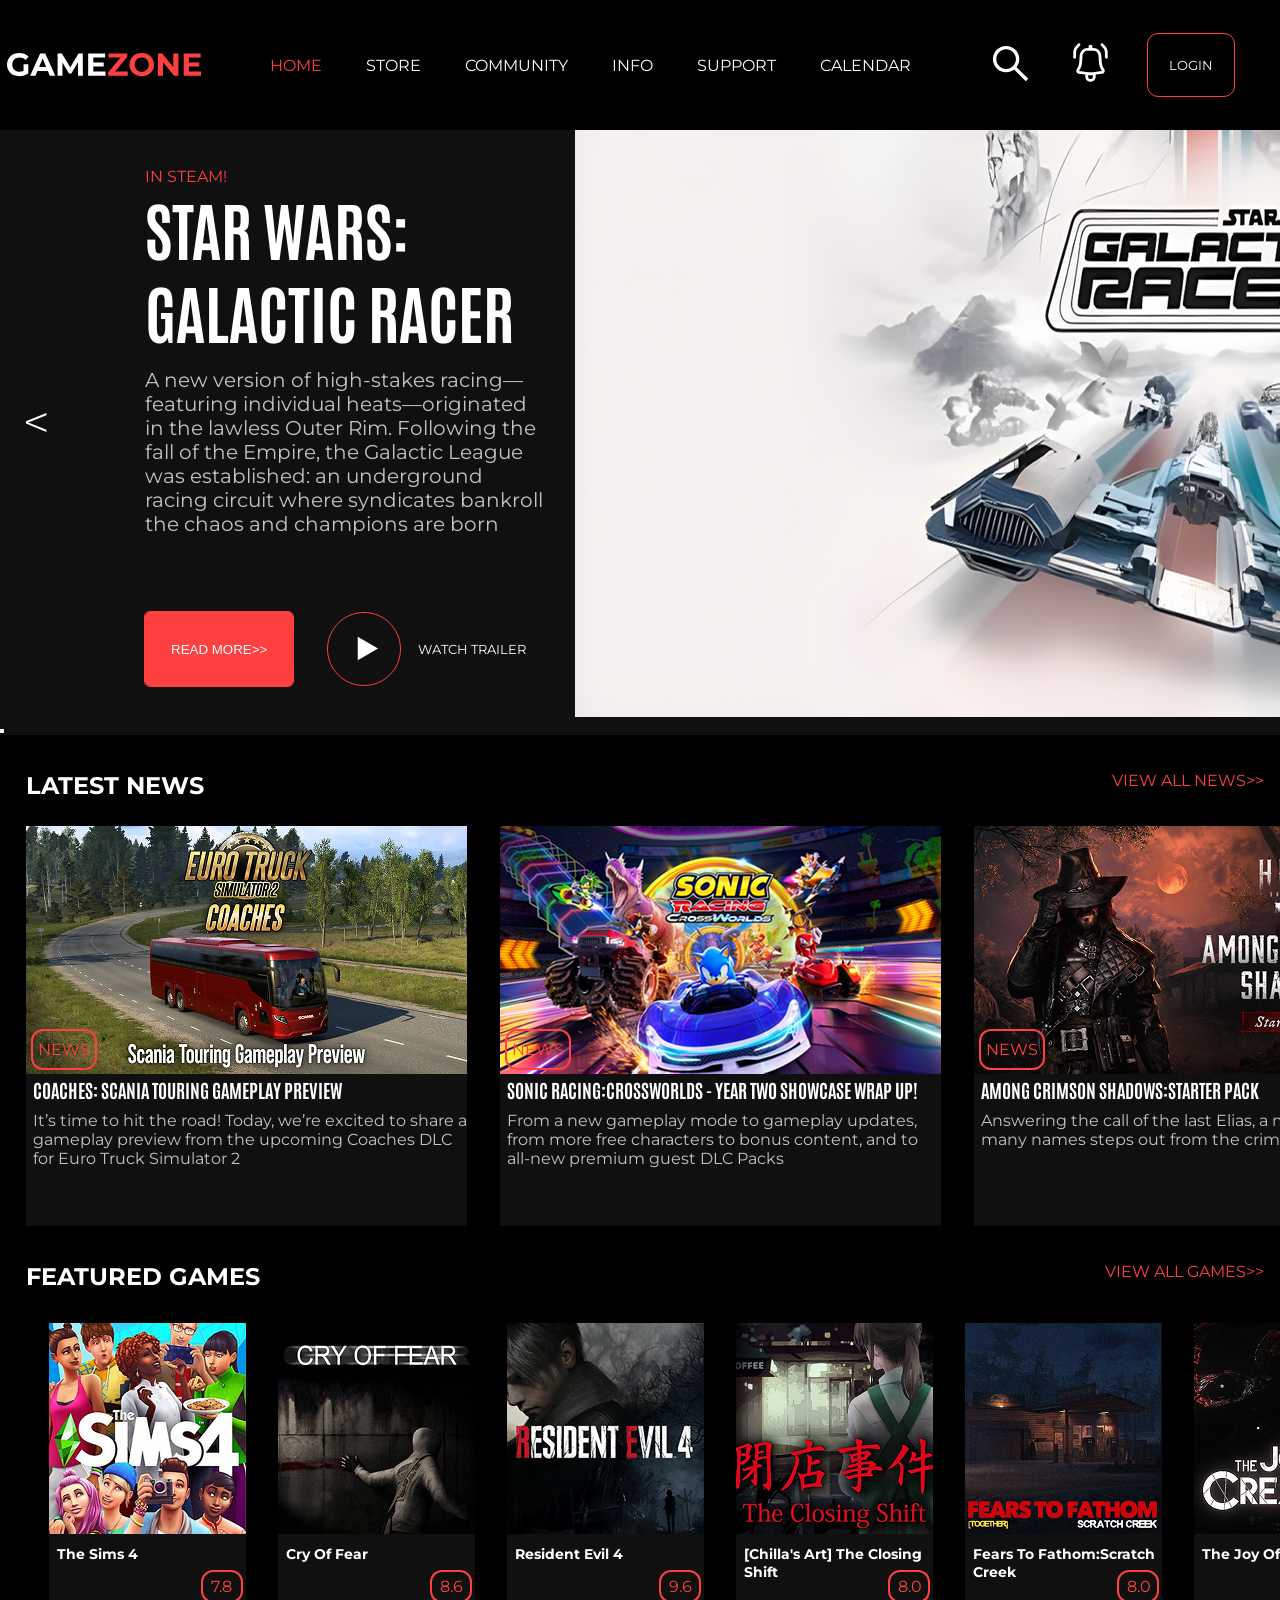
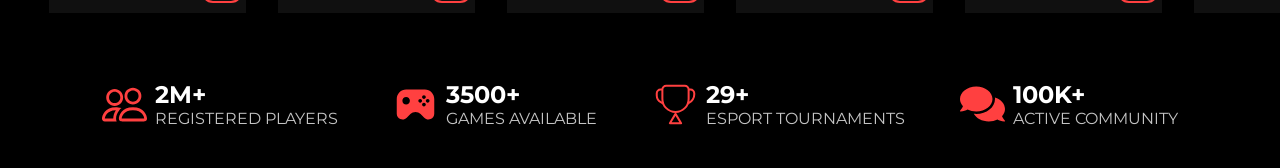
<file: index.html>
<!doctype html>
<html lang="en">
  <head>
    <meta charset="UTF-8" />
    <meta name="viewport" content="width=device-width, initial-scale=1.0" />
    <title>Document</title>
    <link rel="preconnect" href="https://fonts.googleapis.com">
<link rel="preconnect" href="https://fonts.gstatic.com" crossorigin>
<link href="https://fonts.googleapis.com/css2?family=Montserrat:ital,wght@0,100..900;1,100..900&display=swap" rel="stylesheet">
<link rel="preconnect" href="https://fonts.googleapis.com">
<link rel="preconnect" href="https://fonts.gstatic.com" crossorigin>
<link href="https://fonts.googleapis.com/css2?family=Antonio:wght@100..700&display=swap" rel="stylesheet">
    <link rel="stylesheet" href="style.css" />
  </head>

  <body>
    <header>
   <div class="header_containers">
       <img src="GAMEZONE.svg" alt="" />

      <ul class="navigation">
        <li><a class="unselected selected" href="">HOME</a></li>
        <li><a class="unselected" href="">STORE</a></li>
        <li><a class="unselected" href="">COMMUNITY</a></li>
        <li><a class="unselected" href="">INFO</a></li>
        <li><a class="unselected" href="">SUPPORT</a></li>
        <li><a class="unselected" href="">CALENDAR</a></li>
      </ul>
      <div class="btns">
        <button class="nav"><img src="search.svg" alt="" /></button>
        <button class="nav">
        <img src="notification.svg" alt="" />
      </button>
      <button class="login">LOGIN</button>
      </div>
   </div>
    </header>
    <main>
      <section class="ab">
        <div class="section2">
           <button class="arrow"><img src="strelka.svg" alt=""></button>
          <div class="heroTextInfo">
            <span class="red">IN STEAM!</span>
            <h1 class="title">STAR WARS: GALACTIC RACER</h1>
            <p class="maintext">
              A new version of high-stakes racing—featuring individual
              heats—originated in the lawless Outer Rim. Following the fall of
              the Empire, the Galactic League was established: an underground
              racing circuit where syndicates bankroll the chaos and champions
              are born
            </p>
            <div class="btns2">
            <button class="btn1">READ MORE>></button>
            <button class="btn2"><img src="button.svg" alt="" />WATCH TRAILER</button></div>
          </div>
          <img src="galactic racer.jpg" alt="" />
        </div>

        <button></button>
      </section>

      <section>
        <div class="part1">
          <h2 class="a">LATEST NEWS</h2>
          <a class="b" href="">VIEW ALL NEWS>></a>
        </div>
        <ul class="news">
          <li class="abc">
            <div class="new"><img src="eurotruck.jpg" alt="" /><span class="redsign">NEWS </span>
             <div class="eurotruck">
            <h3 class="t1">COACHES: SCANIA TOURING GAMEPLAY PREVIEW</h3>
            <p class="t2">
              It’s time to hit the road! Today, we’re excited to share a
              gameplay preview from the upcoming Coaches DLC for Euro Truck
              Simulator 2
            </p>
            </div>
          </div>
          </li>
          <li class="abc">
            <div class="new"><img src="sonic.jpg" alt="" /><span class=" redsign">NEWS</span>
            <div>
              <h3 class="t3">SONIC RACING:CROSSWORLDS - YEAR TWO SHOWCASE WRAP UP!</h3>
            <p class="t4">
              From a new gameplay mode to gameplay updates, from more free
              characters to bonus content, and to all-new premium guest DLC
              Packs
            </p>
            </div>
        </div>
          
          </li>
          <li class="abc">
            <div class="new"><img src="hunt.jpg" alt="" /><span class="redsign">NEWS</span>
            <div>
              <h3 class="t5">AMONG CRIMSON SHADOWS:STARTER PACK</h3>
            <p class="t6">
              Answering the call of the last Elias, a man known by many names
              steps out from the crimson shadows
            </p>
            </div>
          </div>
            
          
          </li>
        </ul>
      </section>

      <section>
        <div class="part2">
          <h2 class="a2">FEATURED GAMES</h2>
          <a class= "b2" href="">VIEW ALL GAMES>></a>
        </div>
        <ul class="games">
          <li>
            <div class="game">
              <a href="https://store.steampowered.com/app/1222670/The_Sims_4/">
                <img  src="The Sims4.png" alt="" />
              </a>
              
            <h4 class="name">The Sims 4</h4>
            <span class="rating">7.8</span>
            </div>
            
          </li>
          <li>
            <div class="game">
              <a href="https://store.steampowered.com/app/223710/Cry_of_Fear/?l=ukrainian">
                <img   src="Cry Of Fear.png" alt="" />
              </a>
            
            <h4 class="name">Cry Of Fear</h4>
            <span class="rating">8.6</span>
            </div>
            
          </li>
          <li>
            <div class="game">
              <a href="https://store.steampowered.com/app/2050650/Resident_Evil_4/?l=ukrainian">
                <img  src="ResidentEvil4.png" alt="" />
              </a>
              
            <h4 class="name">Resident Evil 4</h4>
            <span class="rating">9.6</span>
            </div>
            
          </li>

          <li>
            <div class="game">
              <a href="https://store.steampowered.com/app/1843090/Chillas_Art_The_Closing_Shift_%E9%96%89%E5%BA%97%E4%BA%8B%E4%BB%B6/">
                 <img src="CA.png" alt="" />
              </a>
             
            <h4 class="name">[Chilla's Art] The Closing Shift</h4>
            <span class="rating">8.0</span>
            </div>
            
          </li>

          <li>
            <div class="game">
              <a href="https://store.steampowered.com/app/4121170/Fears_to_Fathom_Scratch_Creek/?l=ukrainian">
                <img src="FearsToFathom.png" alt="" />
              </a>
              
            <h4 class="name">Fears To Fathom:Scratch Creek</h4>
            <span class="rating">8.0</span>
            </div>
            
          </li>

          <li>
            <div class="game">
              <a href="https://store.steampowered.com/app/2948730/THE_JOY_OF_CREATION/?l=ukrainian">
                <img src="TheJoyOfCration.png" alt="" />
              </a>
              
            <h4 class="name">The Joy Of Creation</h4>
            <span class="rating">9.0</span>
            </div>
            
          </li>
        </ul>
      </section>
    </main>



    <footer>
      <ul class="details">
        <li class="det">
          <img src="people.svg" alt="" />
          <div class="idk"><h5 class="maintxt">2M+</h5>
          <p class="txt">REGISTERED PLAYERS</p></div>
        </li>
        <li class="det">
          <img src="joystick.svg" alt="" />
          <div class="idk"><h5 class="maintxt">3500+</h5>
          <p class="txt">GAMES AVAILABLE</p></div>
        </li>
        <li class="det">
          <img src="trophy.svg" alt="" />
          <div class="idk"><h5 class="maintxt">29+</h5>
          <p class="txt">ESPORT TOURNAMENTS</p></div>
          
        </li>
        <li class="det">
          <img src="comments.svg" alt="" />
          <div class="idk"> <h5 class="maintxt">100K+</h5>
          <p class="txt">ACTIVE COMMUNITY</p></div>
         
        </li>
      </ul>
    </footer>
  </body>
</html>
</file>
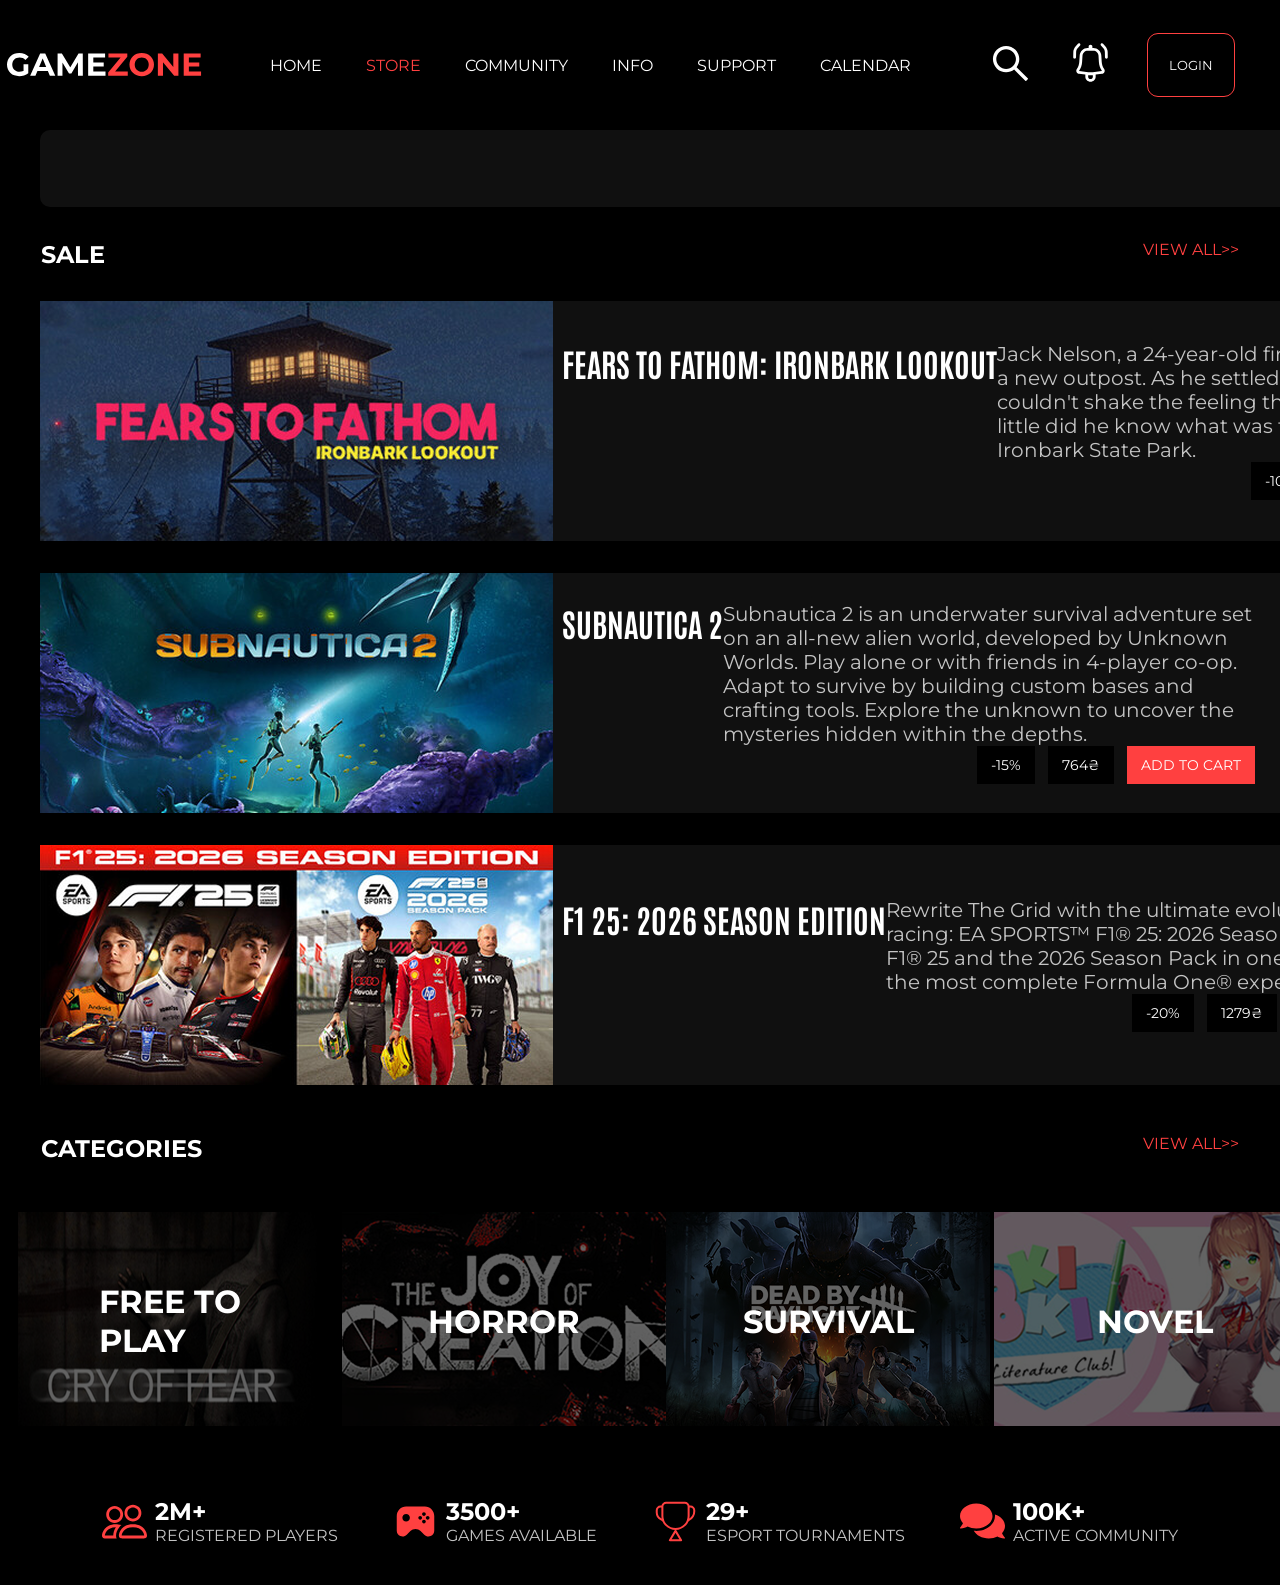
<file: store.html>
<!doctype html>
<html lang="en">
  <head>
    <meta charset="UTF-8" />
    <meta name="viewport" content="width=device-width, initial-scale=1.0" />
    <title>Document</title>
    <link rel="stylesheet" href="store.css" />
    <link rel="preconnect" href="https://fonts.googleapis.com" />
    <link rel="preconnect" href="https://fonts.gstatic.com" crossorigin />
    <link
      href="https://fonts.googleapis.com/css2?family=Montserrat:ital,wght@0,100..900;1,100..900&display=swap"
      rel="stylesheet"
    />
    <link rel="preconnect" href="https://fonts.googleapis.com" />
    <link rel="preconnect" href="https://fonts.gstatic.com" crossorigin />
    <link
      href="https://fonts.googleapis.com/css2?family=Antonio:wght@100..700&display=swap"
      rel="stylesheet"
    />
  </head>
  <body>
    <header>
      <div class="header_containers">
        <img src="GAMEZONE.svg" alt="" />

        <ul class="navigation">
          <li><a class="unselected" href="">HOME</a></li>
          <li><a class="unselected selected" href="">STORE</a></li>
          <li><a class="unselected" href="">COMMUNITY</a></li>
          <li><a class="unselected" href="">INFO</a></li>
          <li><a class="unselected" href="">SUPPORT</a></li>
          <li><a class="unselected" href="">CALENDAR</a></li>
        </ul>
        <div class="btns">
          <button class="nav"><img src="search.svg" alt="" /></button>
          <button class="nav">
            <img src="notification.svg" alt="" />
          </button>
          <button class="login">LOGIN</button>
        </div>
      </div>
    </header>
    <main>
      <section>
        <input class="searchbar" type="search" name="" id="" />
      </section>
      <section>
        <div class="sale">
          <h2 class="gamesale">SALE</h2>
          <a class="showall" href="">VIEW ALL>></a>
        </div>
        <ul class="gamesonsale">
          <li>
            <div class="gameonsale">
              <img src="ftf.png" alt="" />
              <div class="salegoal">
                <div class="text3">
                  <h3 class="text1">FEARS TO FATHOM: IRONBARK LOOKOUT</h3>
                  <p class="text2">
                    Jack Nelson, a 24-year-old fire lookout, transferred to a
                    new outpost. As he settled into his new home, he couldn't
                    shake the feeling that something was off, little did he know
                    what was transpiring down in Ironbark State Park.
                  </p>
                </div>
                <div class="details3">
                  <span class="salepercent">-10%</span
                  ><span class="finalprice">202₴</span>
                  <button class="cartbutton">ADD TO CART</button>
                </div>
              </div>
            </div>
          </li>
          <li>
            <div class="gameonsale">
              <img src="subnautica2.png" alt="" />
              <div class="salegoal">
                <div class="text3">
                  <h3 class="text1">SUBNAUTICA 2</h3>
                  <p class="text2">
                    Subnautica 2 is an underwater survival adventure set on an
                    all-new alien world, developed by Unknown Worlds. Play alone
                    or with friends in 4-player co-op. Adapt to survive by
                    building custom bases and crafting tools. Explore the
                    unknown to uncover the mysteries hidden within the depths.
                  </p>
                </div>
                <div class="details3">
                  <span class="salepercent">-15%</span
                  ><span class="finalprice">764₴</span>
                  <button class="cartbutton">ADD TO CART</button>
                </div>
              </div>
            </div>
          </li>
          <li>
            <div class="gameonsale">
              <img src="f125.png" alt="" />
              <div class="salegoal">
                <div class="text3">
                  <h3 class="text1">F1 25: 2026 SEASON EDITION</h3>
                  <p class="text2">
                    Rewrite The Grid with the ultimate evolution in racing: EA
                    SPORTS™ F1® 25: 2026 Season Edition. Get F1® 25 and the 2026
                    Season Pack in one bundle for the most complete Formula One®
                    experience.
                  </p>
                </div>
                <div class="details3">
                  <span class="salepercent">-20%</span
                  ><span class="finalprice">1279₴</span>
                  <button class="cartbutton">ADD TO CART</button>
                </div>
              </div>
            </div>
          </li>
        </ul>
      </section>
      <section>
        <div class="catg">
          <h2 class="catgselected">CATEGORIES</h2>
          <a class="catgshowall" href="">VIEW ALL>></a>
        </div>
        <ul class="categories">
          <li class="ctglist">
            <img src="cof.png" alt="" />
            <h4 class="categoriename">FREE TO PLAY</h4>
          </li>
          <li class="ctglist">
            <img src="thejoc.png" alt="" />
            <h4 class="categoriename">HORROR</h4>
          </li>
          <li class="ctglist">
            <img src="dbd.png" alt="" />
            <h4 class="categoriename">SURVIVAL</h4>
          </li>
          <li class="ctglist">
            <img src="ddlc.png" alt="" />
            <h4 class="categoriename">NOVEL</h4>
          </li>
        </ul>
      </section>
    </main>
    <footer>
      <ul class="details">
        <li class="det">
          <img src="people.svg" alt="" />
          <div class="idk">
            <h5 class="maintxt">2M+</h5>
            <p class="txt">REGISTERED PLAYERS</p>
          </div>
        </li>
        <li class="det">
          <img src="joystick.svg" alt="" />
          <div class="idk">
            <h5 class="maintxt">3500+</h5>
            <p class="txt">GAMES AVAILABLE</p>
          </div>
        </li>
        <li class="det">
          <img src="trophy.svg" alt="" />
          <div class="idk">
            <h5 class="maintxt">29+</h5>
            <p class="txt">ESPORT TOURNAMENTS</p>
          </div>
        </li>
        <li class="det">
          <img src="comments.svg" alt="" />
          <div class="idk">
            <h5 class="maintxt">100K+</h5>
            <p class="txt">ACTIVE COMMUNITY</p>
          </div>
        </li>
      </ul>
    </footer>
  </body>
</html>
</file>
<file: style.css>
/* .montserrat-<uniquifier> {
  font-family: "Montserrat", sans-serif;
  font-optical-sizing: auto;
  font-weight: <weight>;
  font-style: normal;
} */


/* .antonio-<uniquifier> {
  font-family: "Antonio", sans-serif;
  font-optical-sizing: auto;
  font-weight: <weight>;
  font-style: normal;
} */

* {
    padding: 0;
    margin: 0;

}
body{
    background-color: black;
}

.header_containers {
    width: 1267px;
    margin: 0 auto;
    /* background-color: red; */
    display: flex;
    align-items: center;
    height: 130px;
}
.navigation {
    display: flex;
    gap: 44px;
    margin-left: 68px;
    margin-right: 77px;
    
}

.unselected{
    text-decoration: none;
    color: white;
    font-family: "Montserrat", sans-serif;
    font-optical-sizing: auto;
  font-weight: medium;
  font-style: normal;

}
.selected {
    color: #FF4040;
}

.btns {
    display: flex;
    align-items: center;
    gap: 35px;
}
.login {
    border: none;
    color: white;
    background-color: black;
    padding: 23px 21px;
    outline: 1px solid #FF4040;
    border-radius: 10px;
    font-family: "Montserrat", sans-serif;
    font-optical-sizing: auto;
    font-weight: medium;
    font-style: normal;
    cursor: pointer;
    transition: all .8s;
}

.login:hover{
    background-color: #FF4040;
}
.btn1:hover {
    background-color: #101010;
    border: none;
    outline: 1px solid white;
}

.game:hover{
scale: 1.1;
}
.abc:hover{
    scale: 1.1;
}
.nav {
    background-color: black;
    border: none;
    cursor: pointer;
    
}

.section2 {
    /* padding-top: 37px; */
    display: flex;
    /* background-color: #101010; */
    
}

.arrow {
    border: none;
    background-color: #101010;
    margin-left: 26px;
}

.red {
    color: #FF4040;
    font-family: "Montserrat", sans-serif;
  font-optical-sizing: auto;
  font-weight: medium;
  font-style: normal;
  margin-left: 98px;
  
}

.maintext {
    color: #C4C4C4;
    font-family: "Montserrat", sans-serif;
  font-optical-sizing: auto;
  font-weight: medium;
  font-style: normal;
  margin-left: 98px;
  margin-top: 16px;
  margin-bottom: 76px;
  margin-right: 27px;
  font-size: 20px;
}
.title {
color: white;
font-family: "Antonio", sans-serif;
font-optical-sizing: auto;
font-weight: bold;
font-style: normal;
margin-left: 98px;
font-size: 64px;
letter-spacing: 6%;
line-height: 130%;
width: 430px;
}

.btns2 {
    display: flex;
    margin-left: 98px;
    gap: 34px;
}
.btn1 {
    border: none;
    outline: 1px solid #FF4040;
    background-color: #FF4040;
    color: white;
    padding: 18px 26px;
    border-radius: 5px;
    cursor: pointer;
    transition: all .8s;
}

.btn2 {
    border: none;
    background-color: #101010;
    color: white;
    display: flex;
    align-items: center;
    gap: 17px;
     font-family: "Montserrat", sans-serif;
  font-optical-sizing: auto;
  font-weight: medium;
  font-style: normal;
  cursor:pointer;
}

.heroTextInfo {
    margin-top: 37px;
}

.ab {
    background-color: #101010;
    /* padding-top: 37px; */
}


/* 
по зміннам:

в тебе був задній колір на дів з классом section2, 
я додав задній колір саме секшн з классом ab а також додав класс 
з основним текстом в цій секції, ось цей класс heroTextInfo,
і вже на нього застосував марджин топ */


.part1 {
    display: flex;
    justify-content: space-between;
    margin-top: 36px;
}
.a {
    color: white;
    font-family: "Montserrat", sans-serif;
  font-optical-sizing: auto;
  font-weight: semibold;
  font-style: normal;
  margin-left: 26px;
}

.b {
    color: #FF4040;
        text-decoration: none;
    font-family: "Montserrat", sans-serif;
  font-optical-sizing: auto;
  font-weight: medium;
  font-style: normal;
  margin-right: 16px;
  cursor: pointer;
}
.news {
    display: flex;
    gap: 33px;
    margin-top: 26px;
     margin-left: 26px ;
    margin-right: 25px ;
    justify-content: space-between;

}
.new {
    background-color: #101010;
    height: 400px;
    width: 441px;
}

.t1 {
    color: white;
    font-family: "Antonio", sans-serif;
font-optical-sizing: auto;
font-weight: bold;
font-style: normal;
 letter-spacing: 6%;
  line-height: 130%;
  margin-left: 7px;


}
.t2 {
    color: #C4C4C4;
    font-family: "Montserrat", sans-serif;
  font-optical-sizing: auto;
  font-weight: medium;
  font-style: normal;
 margin-left: 7px;
 margin-top: 9px;

}

.t3 {
color: white;
    font-family: "Antonio", sans-serif;
font-optical-sizing: auto;
font-weight: bold;
font-style: normal;
 letter-spacing: 6%;
  line-height: 130%;
  margin-left: 7px;
}
.t4 {
color: #C4C4C4;
    font-family: "Montserrat", sans-serif;
  font-optical-sizing: auto;
  font-weight: medium;
  font-style: normal;
  margin-left: 7px;
  margin-top: 9px;

}

.t5 {
color: white;
    font-family: "Antonio", sans-serif;
font-optical-sizing: auto;
font-weight: bold;
font-style: normal;
 letter-spacing: 6%;
  line-height: 130%;
  margin-left: 7px;
}

.t6 {
    color: #C4C4C4;
    font-family: "Montserrat", sans-serif;
  font-optical-sizing: auto;
  font-weight: medium;
  font-style: normal;
  margin-left: 7px;
  margin-top: 9px;
  

}
.abc {
    position: relative;
    transition: all 0,2s;
}
.redsign {
    color: #FF4040;
font-family: "Montserrat", sans-serif;
  font-optical-sizing: auto;
  font-weight: medium;
  font-style: normal;
  outline: 2px solid #FF4040;
  border-radius: 10px;
  padding: 9px 5px;
  
  position: absolute;
  top: 205px;
  left: 7px;
  
}

.part2 {
    display: flex;
    justify-content: space-between;
    margin-top: 36px;
}
.a2 {
color: white;
    font-family: "Montserrat", sans-serif;
  font-optical-sizing: auto;
  font-weight: semibold;
  font-style: normal;
  margin-left: 26px;
}
.b2 {
 color: #FF4040;
        text-decoration: none;
    font-family: "Montserrat", sans-serif;
  font-optical-sizing: auto;
  font-weight: medium;
  font-style: normal;
  margin-right: 16px;
  cursor: pointer;
}
.games {
    display: flex;
    gap: 32px;
    margin-top: 32px;
     margin-left: 49px ;
    margin-right: 49px ;
    justify-content: space-between;
}

.name {
  font-family: "Montserrat", sans-serif;
  font-optical-sizing: auto;
  font-weight: medium;
  font-style: normal;
  font-size: 14px;
  color: white;
  margin-left: 8px;
  margin-top: 7px;
  cursor: pointer;

}

.game {
    background-color: #101010;
    height: 290px;
    width: 197px;
    position: relative;
    transition: all 0.2s;
}
.rating {
color: #FF4040;
font-family: "Montserrat", sans-serif;
  font-optical-sizing: auto;
  font-weight: medium;
  font-style: normal;
  outline: 2px solid #FF4040;
  border-radius: 10px;
  padding: 5px 8px;
  position: absolute;
  left: 154px;
  right: 5px;
  bottom: 12px;
  
  
}



.details {
    display: flex;
    justify-content: space-between;
    margin-right: 102px;
    margin-left: 102px;
    margin-top: 67px;
    margin-bottom: 40px;
}
.maintxt {
    color: white;
    font-family: "Montserrat", sans-serif;
  font-optical-sizing: auto;
  font-weight: medium;
  font-style: normal;
  font-size: 24px;
}
.txt {
    color: #C4C4C4;
    font-family: "Montserrat", sans-serif;
  font-optical-sizing: auto;
  font-weight: medium;
  font-style: normal;
}
.det {
    display: flex;
    align-items: center;
}
.idk {
    margin-left: 8px;
}
</file>
<file: store.css>
/* .montserrat-<uniquifier> {
  font-family: "Montserrat", sans-serif;
  font-optical-sizing: auto;
  font-weight: <weight>;
  font-style: normal;
} */


/* .antonio-<uniquifier> {
  font-family: "Antonio", sans-serif;
  font-optical-sizing: auto;
  font-weight: <weight>;
  font-style: normal;
} */




* {
    padding: 0;
    margin: 0;

}
body{
    background-color: black;
}.header_containers {
    width: 1267px;
    margin: 0 auto;
    /* background-color: red; */
    display: flex;
    align-items: center;
    height: 130px;
}
.navigation {
    display: flex;
    gap: 44px;
    margin-left: 68px;
    margin-right: 77px;
    
}

.unselected{
    text-decoration: none;
    color: white;
    font-family: "Montserrat", sans-serif;
    font-optical-sizing: auto;
  font-weight: medium;
  font-style: normal;

}
.selected {
    color: #FF4040;
}
.btns {
    display: flex;
    align-items: center;
    gap: 35px;
}
.login {
    border: none;
    color: white;
    background-color: black;
    padding: 23px 21px;
    outline: 1px solid #FF4040;
    border-radius: 10px;
    font-family: "Montserrat", sans-serif;
    font-optical-sizing: auto;
    font-weight: medium;
    font-style: normal;
    cursor: pointer;
    transition: all .8s;
}
.nav {
    background-color: black;
    border: none;
    cursor: pointer;
    
}

.sale {
    display: flex;
    justify-content: space-between;

}
.gamesale {
color: white;
    font-family: "Montserrat", sans-serif;
  font-optical-sizing: auto;
  font-weight: medium;
  font-style: normal;
  margin-left: 41px;

}
.showall {
    text-decoration: none;
    color: #FF4040;
    font-family: "Montserrat", sans-serif;
    font-optical-sizing: auto;
  font-weight: medium;
  font-style: normal;
  margin-right: 41px;
}

.gameonsale {
    display: flex;
    align-items: center;
    background-color: #101010;
    width: 1500px;
    height: 240px ;
    margin-top: 32px;
    margin-left: 40px;
}

.text1 {
    color: white;
    font-family: "Antonio", sans-serif;
  font-optical-sizing: auto;
  font-weight: bold;
  font-style: normal;
   font-size: 32px;
}
.text2 {
    color: #C4C4C4;
    font-family: "Montserrat", sans-serif;
    font-optical-sizing: auto;
  font-weight: medium;
  font-style: normal;
  font-size: 20px;
  width: 532px;
}
.salepercent {
    background-color: black;
    color: white;
    font-family: "Montserrat", sans-serif;
  font-optical-sizing: auto;
  font-weight: medium;
  font-style: normal;
    padding: 10px 14px 10px 14px;
    font-size: 14px;
}
.finalprice {
     background-color: black;
    color: white;
    font-family: "Montserrat", sans-serif;
  font-optical-sizing: auto;
  font-weight: medium;
  font-style: normal;
    padding: 10px 14px 10px 14px;
    font-size: 14px;

}
.cartbutton {
    background-color: #FF4040;
    color: white;
    border: none;
    padding: 10px 14px 10px 14px;
    color: white;
    font-family: "Montserrat", sans-serif;
  font-optical-sizing: auto;
  font-weight: medium;
  font-style: normal;
    font-size: 14px;
}
.details {
    display: flex;
    justify-content: space-between;
    margin-right: 102px;
    margin-left: 102px;
    margin-top: 67px;
    margin-bottom: 40px;
}
.maintxt {
    color: white;
    font-family: "Montserrat", sans-serif;
  font-optical-sizing: auto;
  font-weight: medium;
  font-style: normal;
  font-size: 24px;
}
.txt {
    color: #C4C4C4;
    font-family: "Montserrat", sans-serif;
  font-optical-sizing: auto;
  font-weight: medium;
  font-style: normal;
}
.det {
    display: flex;
    align-items: center;
}
.idk {
    margin-left: 8px;
}

.catg {
    display: flex;
    justify-content: space-between;
    margin-top: 49px;
}

.catgselected {
    color: white;
    font-family: "Montserrat", sans-serif;
  font-optical-sizing: auto;
  font-weight: medium;
  font-style: normal;
  margin-left: 41px;
}
.catgshowall {
text-decoration: none;
    color: #FF4040;
    font-family: "Montserrat", sans-serif;
    font-optical-sizing: auto;
  font-weight: medium;
  font-style: normal;
  margin-right: 41px;
}
.categories {
    display: flex;
    justify-content: space-between;
    margin-top: 49px;
    margin-left: 18px;
    margin-right: 18px;
}
.ctglist {
    position: relative;
}
.categoriename {
    color: white;
    font-family: "Montserrat", sans-serif;
    font-optical-sizing: auto;
    font-weight: medium;
    font-style: normal;
    display: flex;
    justify-content: center;
    font-size: 32px;
    position: absolute;
    top: 0;
    left: 0;
    top: 50%;
    left: 50%;
    transform: translate(-50%, -50%);

}

.gameonsale {
    display: flex;
}
.text3 {
    display: flex;
    align-items: start;
    margin-left: 9px;
}
.details3 {
    display: flex;
    justify-content: end;
    gap: 13px;
}

.searchbar {
    background-color: #101010;
    border: none;
    border-radius: 10px;
    width: 1267px ;
    height: 77px;
    margin-left: 40px;
    margin-bottom: 33px;
}
</file>
